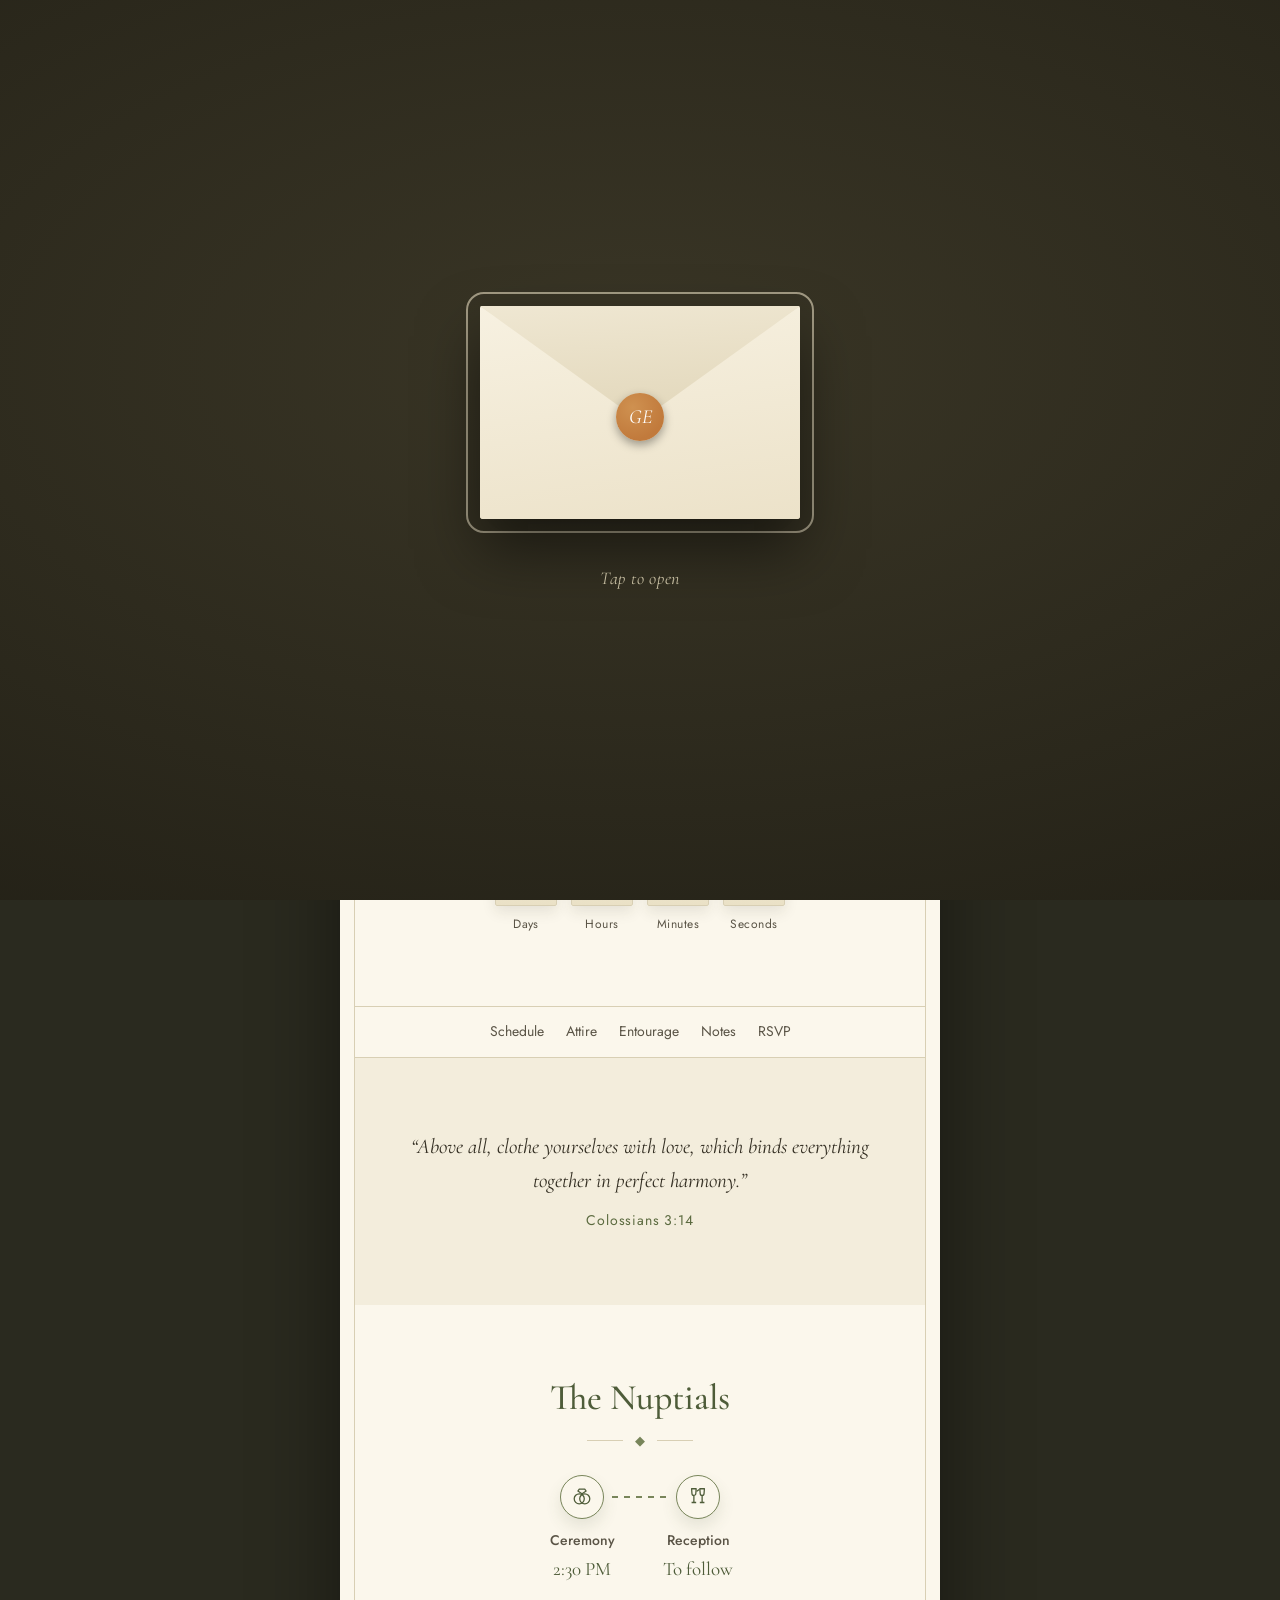
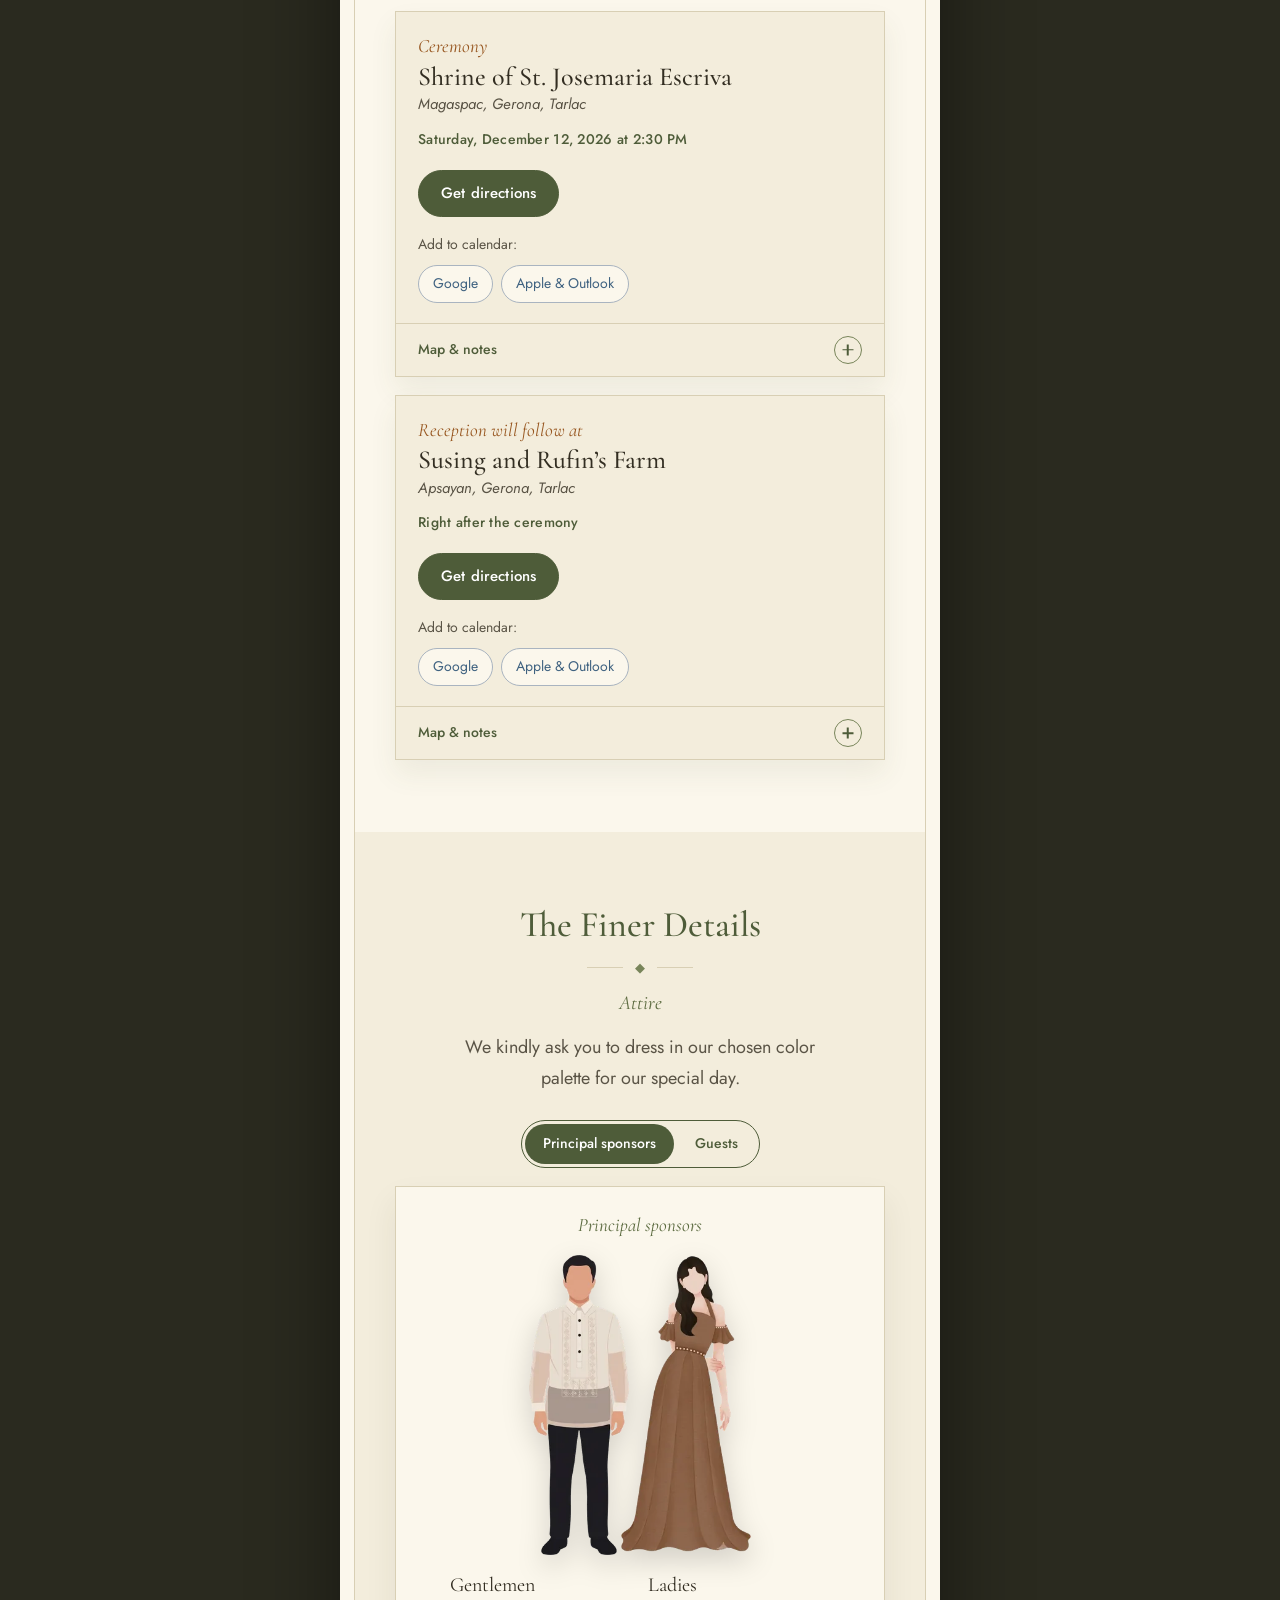
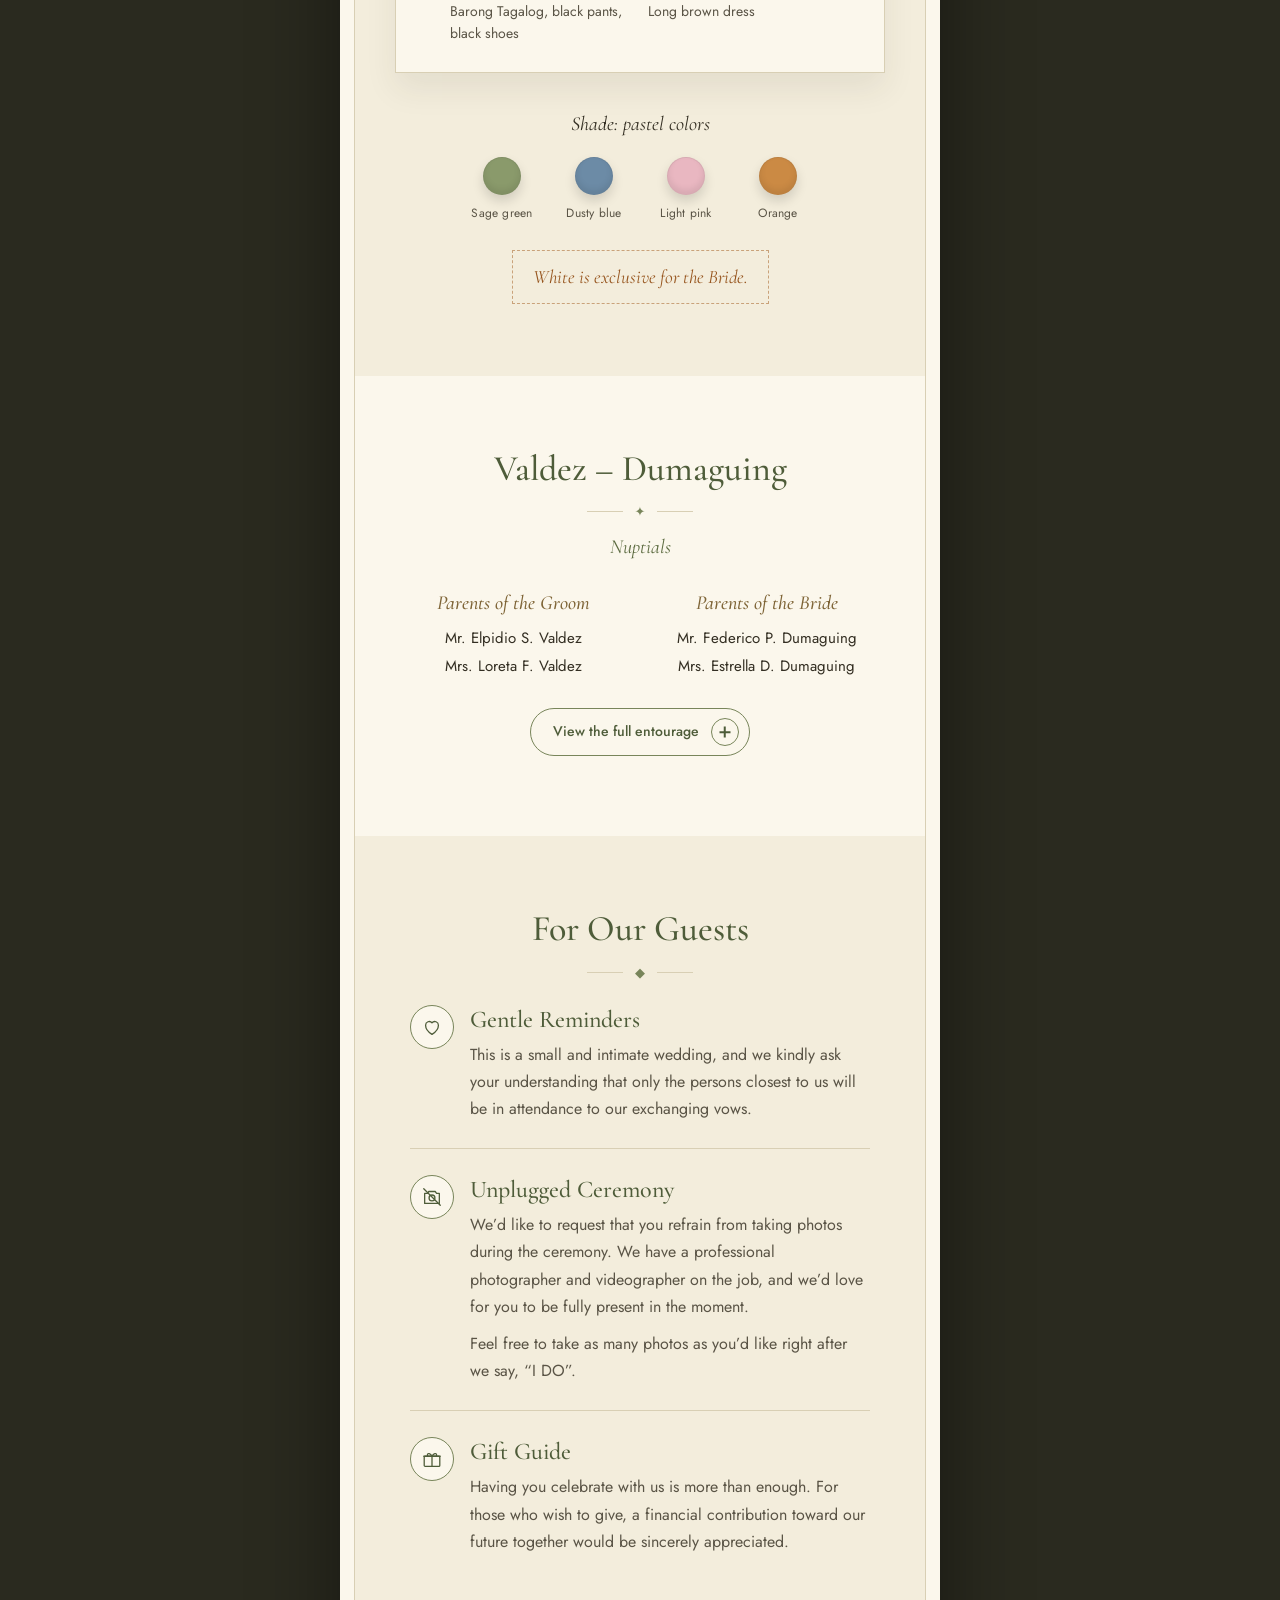
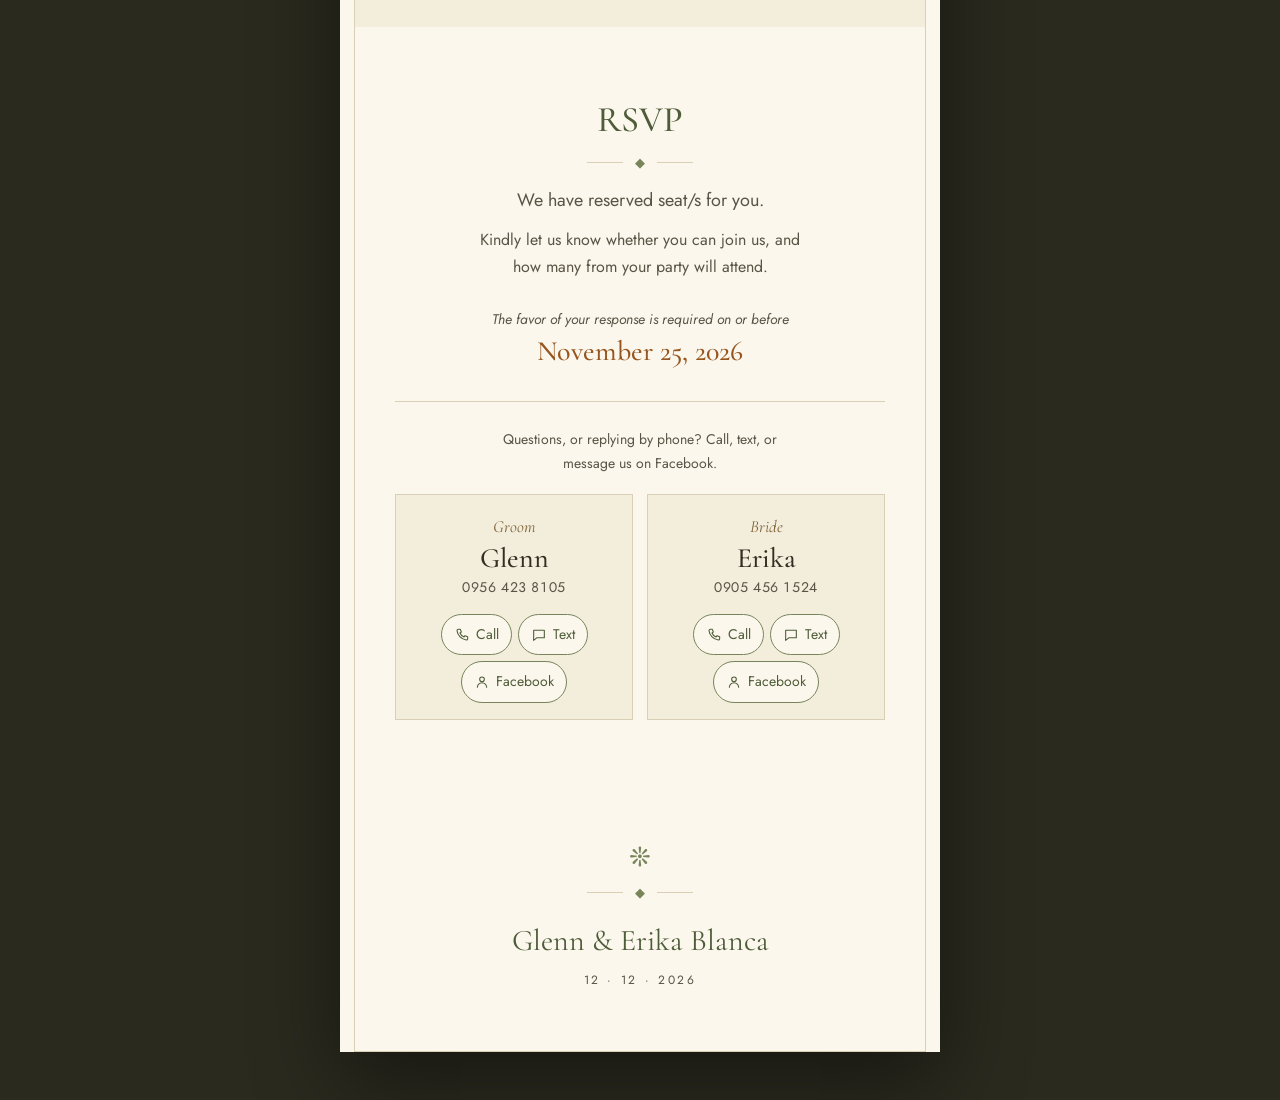
<file: index.html>
<!DOCTYPE html>
<html lang="en" data-site="static">
<head>
  <meta charset="utf-8">
  <meta name="viewport" content="width=device-width, initial-scale=1">
  <title>Glenn &amp; Erika Blanca | December 12, 2026</title>
  <meta name="description" content="Glenn and Erika Blanca invite you to celebrate their wedding on Saturday, December 12, 2026, in Gerona, Tarlac.">
  <meta name="robots" content="noindex, nofollow">
  <meta name="theme-color" content="#2A2A1F">
  <meta property="og:type" content="website">
  <meta property="og:title" content="Glenn &amp; Erika Blanca">
  <meta property="og:description" content="You’re invited to our wedding on Saturday, December 12, 2026, in Gerona, Tarlac.">
  <meta name="twitter:card" content="summary">
  <link rel="icon" href="favicon.svg" type="image/svg+xml">
  <link rel="preconnect" href="https://fonts.googleapis.com">
  <link rel="preconnect" href="https://fonts.gstatic.com" crossorigin>
  <link rel="stylesheet" href="https://fonts.googleapis.com/css2?family=Cormorant+Garamond:ital,wght@0,400;0,500;0,600;1,400;1,500&amp;family=Jost:wght@300;400;500&amp;display=swap">
  <link rel="stylesheet" href="styles-DZIU5AKV.css">
  <noscript><link rel="stylesheet" href="no-js.css"></noscript>
  <script type="module" src="app-TCLCIK57.js"></script>
</head>
<body>

<!--
  Content editing guide: all invitation wording lives in this file.
  Times, venues and the RSVP deadline used by the countdown, calendar files
  and maps live in shared/wedding.ts; keep the two in sync.
-->

<div class="envelope-screen" id="envelope" role="dialog" aria-modal="true" aria-label="Wedding invitation from Glenn &amp; Erika Blanca">
  <button class="envelope" type="button" data-envelope-button>
    <span class="envelope__back" aria-hidden="true"></span>
    <span class="envelope__card" aria-hidden="true">
      <span class="envelope__name">Glenn</span>
      <span class="envelope__amp">&amp;</span>
      <span class="envelope__name">Erika Blanca</span>
    </span>
    <span class="envelope__front" aria-hidden="true"></span>
    <span class="envelope__address" data-addressee hidden></span>
    <span class="envelope__flap" aria-hidden="true"></span>
    <span class="envelope__seal" aria-hidden="true">GE</span>
    <span class="visually-hidden">Open the invitation</span>
  </button>
  <p class="envelope-screen__hint" aria-hidden="true">Tap to open</p>
</div>

<div class="paper" id="page">
  <div class="paper__frame">
    <main id="main">

      <section class="hero" aria-labelledby="couple-names">
        <div class="petals" aria-hidden="true" data-petals></div>
        <p class="ornament" aria-hidden="true">&#10058;</p>
        <p class="invocation">By the grace of God<br>and with the blessing <span class="nowrap">of our families</span><br>it is our great joy that we,</p>
        <div class="rule" aria-hidden="true">&#10022;</div>
        <h1 class="couple" id="couple-names" tabindex="-1">Glenn <span class="couple__amp">&amp;</span> Erika Blanca</h1>
        <div class="rule" aria-hidden="true">&#10022;</div>
        <p class="tagline">Invite you to a celebration of love and family as we exchange vows and become one in the Sacrament of Holy Matrimony</p>

        <p class="date-block">
          <time datetime="2026-12-12T14:30+08:00">
            <span class="date-block__month">December</span>
            <span class="date-block__day">12</span>
            <span class="date-block__meta"><span>Saturday</span> <span>2:30 PM</span> <span>2026</span></span>
          </time>
          <span class="date-block__place">Gerona, Tarlac</span>
        </p>

        <div class="countdown" role="timer" aria-label="Time until the ceremony" data-countdown data-target="2026-12-12T14:30:00+08:00">
          <div class="countdown__unit">
            <span class="flip" data-unit="days"><span class="flip__face flip__face--front">&ndash;</span><span class="flip__face flip__face--back" aria-hidden="true">&ndash;</span></span>
            <span class="countdown__label">Days</span>
          </div>
          <div class="countdown__unit">
            <span class="flip" data-unit="hours"><span class="flip__face flip__face--front">&ndash;</span><span class="flip__face flip__face--back" aria-hidden="true">&ndash;</span></span>
            <span class="countdown__label">Hours</span>
          </div>
          <div class="countdown__unit">
            <span class="flip" data-unit="minutes"><span class="flip__face flip__face--front">&ndash;</span><span class="flip__face flip__face--back" aria-hidden="true">&ndash;</span></span>
            <span class="countdown__label">Minutes</span>
          </div>
          <div class="countdown__unit">
            <span class="flip" data-unit="seconds"><span class="flip__face flip__face--front">&ndash;</span><span class="flip__face flip__face--back" aria-hidden="true">&ndash;</span></span>
            <span class="countdown__label">Seconds</span>
          </div>
        </div>
        <p class="countdown-done" data-countdown-done hidden>Thank you for celebrating with us.</p>
      </section>

      <nav class="section-nav" aria-label="Invitation sections" data-section-nav>
        <ul>
          <li><a href="#schedule">Schedule</a></li>
          <li><a href="#attire">Attire</a></li>
          <li><a href="#entourage">Entourage</a></li>
          <li><a href="#notes">Notes</a></li>
          <li><a href="#rsvp">RSVP</a></li>
        </ul>
      </nav>

      <section class="verse section--tinted" aria-label="Scripture">
        <figure>
          <blockquote class="verse__text"><p>&ldquo;Above all, clothe yourselves with love, which binds everything together in perfect harmony.&rdquo;</p></blockquote>
          <figcaption class="verse__ref">Colossians 3:14</figcaption>
        </figure>
      </section>

      <section class="events" id="schedule" aria-labelledby="events-title">
        <h2 class="section-title" id="events-title">The Nuptials</h2>
        <div class="rule" aria-hidden="true">&#9670;</div>

        <ol class="timeline">
          <li class="timeline__step">
            <span class="timeline__dot" aria-hidden="true">
              <svg viewBox="0 0 24 24" width="22" height="22" fill="none" stroke="currentColor" stroke-width="1.4"><circle cx="9" cy="14" r="5.5"/><circle cx="15" cy="14" r="5.5"/><path d="M7.5 5.5 9 3.5h6l1.5 2L12 8.5z" stroke-linejoin="round"/></svg>
            </span>
            <span class="timeline__label">Ceremony</span>
            <span class="timeline__time">2:30 PM</span>
          </li>
          <li class="timeline__step">
            <span class="timeline__dot" aria-hidden="true">
              <svg viewBox="0 0 24 24" width="22" height="22" fill="none" stroke="currentColor" stroke-width="1.4" stroke-linejoin="round"><path d="M5 3h5l-.4 5.2a2.1 2.1 0 0 1-4.2 0zM7.5 10.3V18M5 18h5M14 3h5l-.4 5.2a2.1 2.1 0 0 1-4.2 0zM16.5 10.3V18M14 18h5"/><path d="M11 5.5 13 4" stroke-linecap="round"/></svg>
            </span>
            <span class="timeline__label">Reception</span>
            <span class="timeline__time">To follow</span>
          </li>
        </ol>

        <article class="event" aria-labelledby="ceremony-venue">
          <div class="event__summary">
            <p class="event__kicker">Ceremony</p>
            <h3 class="event__venue" id="ceremony-venue">Shrine of St. Josemaria Escriva</h3>
            <p class="event__address">Magaspac, Gerona, Tarlac</p>
            <p class="event__time"><time datetime="2026-12-12T14:30+08:00">Saturday, December 12, 2026 at 2:30 PM</time></p>
            <div class="event__actions">
              <a class="button" href="https://www.google.com/maps/search/?api=1&amp;query=Shrine%20of%20St.%20Josemaria%20Escriva%2C%20Magaspac%2C%20Gerona%2C%20Tarlac" target="_blank" rel="noopener">Get directions</a>
              <p class="calendar-links">
                <span class="calendar-links__label">Add to calendar:</span>
                <a href="https://calendar.google.com/calendar/render?action=TEMPLATE&amp;text=Glenn+%26+Erika+Blanca+%E2%80%94+Wedding+Ceremony&amp;dates=20261212T063000Z%2F20261212T083000Z&amp;details=Ceremony+officiated+by+Rev.+Fr.+Ricardo+G.+Capinpin+Jr.&amp;location=Shrine+of+St.+Josemaria+Escriva%2C+Magaspac%2C+Gerona%2C+Tarlac&amp;ctz=Asia%2FManila" target="_blank" rel="noopener">Google</a>
                <a href="ceremony.ics">Apple &amp; Outlook</a>
              </p>
            </div>
          </div>
          <button class="event__more" type="button" aria-expanded="false" aria-controls="ceremony-details" data-disclosure data-disclosure-group="events">
            Map &amp; notes
            <span class="toggle-icon" aria-hidden="true"></span>
          </button>
          <div class="disclosure" id="ceremony-details">
            <div class="disclosure__inner">
              <div class="event__details">
                <p class="event__note">Officiating Priest &mdash; Rev. Fr. Ricardo G. Capinpin Jr. Ceremony proceeds under the Sacrament of Holy Matrimony; kindly be seated a few minutes before 2:30 PM.</p>
                <div class="map-frame" data-map-src="https://www.google.com/maps?q=Shrine%20of%20St.%20Josemaria%20Escriva%2C%20Magaspac%2C%20Gerona%2C%20Tarlac&amp;output=embed" data-map-title="Map of Shrine of St. Josemaria Escriva, Magaspac, Gerona, Tarlac"></div>
              </div>
            </div>
          </div>
        </article>

        <article class="event" aria-labelledby="reception-venue">
          <div class="event__summary">
            <p class="event__kicker">Reception will <span class="nowrap">follow at</span></p>
            <h3 class="event__venue" id="reception-venue">Susing and Rufin&rsquo;s Farm</h3>
            <p class="event__address">Apsayan, Gerona, Tarlac</p>
            <p class="event__time">Right after the ceremony</p>
            <div class="event__actions">
              <a class="button" href="https://www.google.com/maps/search/?api=1&amp;query=Susing%20and%20Rufin's%20Farm%2C%20Apsayan%2C%20Gerona%2C%20Tarlac" target="_blank" rel="noopener">Get directions</a>
              <p class="calendar-links">
                <span class="calendar-links__label">Add to calendar:</span>
                <a href="https://calendar.google.com/calendar/render?action=TEMPLATE&amp;text=Glenn+%26+Erika+Blanca+%E2%80%94+Wedding+Reception&amp;dates=20261212T083000Z%2F20261212T140000Z&amp;details=Reception%2C+dinner%2C+program+and+dancing+follow+the+ceremony.&amp;location=Susing+and+Rufin%27s+Farm%2C+Apsayan%2C+Gerona%2C+Tarlac&amp;ctz=Asia%2FManila" target="_blank" rel="noopener">Google</a>
                <a href="reception.ics">Apple &amp; Outlook</a>
              </p>
            </div>
          </div>
          <button class="event__more" type="button" aria-expanded="false" aria-controls="reception-details" data-disclosure data-disclosure-group="events">
            Map &amp; notes
            <span class="toggle-icon" aria-hidden="true"></span>
          </button>
          <div class="disclosure" id="reception-details">
            <div class="disclosure__inner">
              <div class="event__details">
                <p class="event__note">Celebrate with us right after the ceremony for dinner, program, and dancing under the stars at the farm.</p>
                <div class="map-frame" data-map-src="https://www.google.com/maps?q=Susing%20and%20Rufin's%20Farm%2C%20Apsayan%2C%20Gerona%2C%20Tarlac&amp;output=embed" data-map-title="Map of Susing and Rufin&rsquo;s Farm, Apsayan, Gerona, Tarlac"></div>
              </div>
            </div>
          </div>
        </article>
      </section>

      <section class="attire section--tinted" id="attire" aria-labelledby="attire-title">
        <h2 class="section-title" id="attire-title">The Finer Details</h2>
        <div class="rule" aria-hidden="true">&#9670;</div>
        <p class="subtitle">Attire</p>
        <p class="lead">We kindly ask you to dress in our chosen color palette for our special day.</p>

        <div class="attire-tabs" role="tablist" aria-label="Dress code" data-attire-tabs hidden>
          <button type="button" role="tab" id="tab-sponsors" aria-selected="true" aria-controls="attire-sponsors" data-attire-tab="sponsors">Principal sponsors</button>
          <button type="button" role="tab" id="tab-guests" aria-selected="false" aria-controls="attire-guests" tabindex="-1" data-attire-tab="guests">Guests</button>
        </div>

        <div class="attire-stage">
          <div class="attire-card" data-attire-card>
            <div class="attire-face" id="attire-sponsors" role="tabpanel" aria-labelledby="tab-sponsors">
              <p class="attire-face__kicker" aria-hidden="true">Principal sponsors</p>
              <img class="attire-face__art"
                src="attire-sponsors-540.webp"
                srcset="attire-sponsors-360.webp 360w, attire-sponsors-540.webp 540w, attire-sponsors-810.webp 810w"
                sizes="223px" width="540" height="728" loading="lazy" decoding="async"
                alt="Illustration of a man in a Barong Tagalog with black pants and shoes, and a woman in a long brown gown.">
              <dl class="attire-face__list">
                <div><dt>Gentlemen</dt><dd>Barong Tagalog, black pants, black shoes</dd></div>
                <div><dt>Ladies</dt><dd>Long brown dress</dd></div>
              </dl>
            </div>
            <div class="attire-face attire-face--back" id="attire-guests" role="tabpanel" aria-labelledby="tab-guests">
              <p class="attire-face__kicker" aria-hidden="true">Guests</p>
              <img class="attire-face__art"
                src="attire-guests-540.webp"
                srcset="attire-guests-360.webp 360w, attire-guests-540.webp 540w, attire-guests-810.webp 810w"
                sizes="223px" width="540" height="728" loading="lazy" decoding="async"
                alt="Illustration of a man in a sage green polo shirt and black slacks, and a woman in a light pink cocktail dress.">
              <dl class="attire-face__list">
                <div><dt>Gentlemen</dt><dd>Polo and black slacks</dd></div>
                <div><dt>Ladies</dt><dd>Cocktail dress</dd></div>
              </dl>
            </div>
          </div>
        </div>

        <h3 class="palette__title">Shade: pastel colors</h3>
        <ul class="palette">
          <li><span class="swatch swatch--sage" aria-hidden="true"></span>Sage green</li>
          <li><span class="swatch swatch--blue" aria-hidden="true"></span>Dusty blue</li>
          <li><span class="swatch swatch--pink" aria-hidden="true"></span>Light pink</li>
          <li><span class="swatch swatch--orange" aria-hidden="true"></span>Orange</li>
        </ul>
        <p class="attire-note">White is exclusive for the Bride.</p>
      </section>

      <section class="entourage" id="entourage" aria-labelledby="entourage-title">
        <h2 class="section-title" id="entourage-title">Valdez &ndash; Dumaguing</h2>
        <div class="rule" aria-hidden="true">&#10022;</div>
        <p class="subtitle">Nuptials</p>

        <div class="roster roster--hosts">
          <div class="roster__group">
            <h3 class="roster__title">Parents of the Groom</h3>
            <ul class="roster__names">
              <li>Mr. Elpidio S. Valdez</li>
              <li>Mrs. Loreta F. Valdez</li>
            </ul>
          </div>
          <div class="roster__group">
            <h3 class="roster__title">Parents of the Bride</h3>
            <ul class="roster__names">
              <li>Mr. Federico P. Dumaguing</li>
              <li>Mrs. Estrella D. Dumaguing</li>
            </ul>
          </div>
        </div>

        <button class="entourage__toggle" type="button" aria-expanded="false" aria-controls="entourage-list" data-disclosure>
          View the full entourage
          <span class="toggle-icon" aria-hidden="true"></span>
        </button>
        <div class="disclosure" id="entourage-list">
          <div class="disclosure__inner">
            <div class="roster">
              <div class="roster__group">
                <h3 class="roster__title">Best Man &amp; Matron of Honor</h3>
                <ul class="roster__names">
                  <li>Mr. Aleck Gwen A. Valdez</li>
                  <li>Ms. Alyssa D. Dumaguing-Lagade</li>
                </ul>
              </div>

              <div class="roster__group">
                <h3 class="roster__title">Groomsmen &amp; Bridesmaids</h3>
                <div class="roster__columns">
                  <div>
                    <h4 class="roster__subtitle">Groomsmen</h4>
                    <ul class="roster__names">
                      <li>Mr. Gian Reeve V. Despabiladeras</li>
                      <li>Mr. Daniel Reign V. Abenoja</li>
                      <li>Mr. Derick James V. Anua</li>
                    </ul>
                  </div>
                  <div>
                    <h4 class="roster__subtitle">Bridesmaids</h4>
                    <ul class="roster__names">
                      <li>Alyssa Marie P. Sicat-Torres</li>
                      <li>Ms. Danica Lyn D. Dayan</li>
                      <li>Ms. Christine Gwyneth V. Anua</li>
                    </ul>
                  </div>
                </div>
              </div>

              <div class="roster__group">
                <h3 class="roster__title">Secondary Sponsors</h3>
                <dl class="roster__roles">
                  <dt>To light our path</dt>
                  <dd>Mr. Nico G. Dioses &amp; Ms. Olive Jaye R. Dioses</dd>
                  <dt>To clothe us</dt>
                  <dd>Mr. Reymark V. Guevarra &amp; Ms. Arianne Gwen A. Valdez</dd>
                  <dt>To bind us together</dt>
                  <dd>Mr. Francis Renn D. Dumaguing &amp; Ms. Jealdine Ysabel V. Orilla</dd>
                </dl>
              </div>

              <div class="roster__group">
                <h3 class="roster__title">Bearers &amp; Flower Girls</h3>
                <dl class="roster__roles">
                  <dt>Bible bearer</dt>
                  <dd>Xkhye V. Panganiban</dd>
                  <dt>Ring bearer</dt>
                  <dd>Xzavier V. Panganiban</dd>
                  <dt>Coin bearer</dt>
                  <dd>Gideon Jiel T. Dizon</dd>
                  <dt>Flower girls</dt>
                  <dd>Jullienne Freya V. Orilla</dd>
                  <dd>Jianna Nicole V. Bello</dd>
                  <dd>Ameerah Fae A. Madlangbayan</dd>
                </dl>
              </div>

              <div class="roster__group">
                <h3 class="roster__title">Reader</h3>
                <ul class="roster__names">
                  <li>Ms. Mary Joy M. Dioses</li>
                </ul>
              </div>

              <div class="roster__group">
                <h3 class="roster__title">Principal Sponsors</h3>
                <ul class="roster__pairs">
                  <li><span>Mr. Alonio L. Valdez</span> <span>Mrs. Gloria V. Decenilla</span></li>
                  <li><span>Mr. Nicomedes R. Dioses</span> <span>Mrs. Dolores D. Tolentino</span></li>
                  <li><span>Mr. Ali G. Valdoz</span> <span>Mrs. Teresita M. Madlangbayan</span></li>
                  <li><span>Mr. Elpidio N. Obnamia Jr.</span> <span>Mrs. Alma F. Mercado</span></li>
                  <li><span>Mr. Jonathan G. Manzano</span> <span>Mrs. Helen M. Cariazo</span></li>
                  <li><span>Mr. Camilo F. Espinosa Jr.</span> <span>Mrs. Maila B. Nano</span></li>
                  <li><span>Mr. Alfredo P. Capinpin</span> <span>Mrs. Gavina P. Capinpin</span></li>
                  <li><span>Mr. Domingo R. Baldovino</span> <span>Mrs. Gloria F. Baldovino</span></li>
                  <li><span>Mr. Roberto P. Escandor</span> <span>Mrs. Annalyn P. Capinpin</span></li>
                </ul>
              </div>
            </div>
          </div>
        </div>
      </section>

      <section class="notes section--tinted" id="notes" aria-labelledby="notes-title">
        <h2 class="section-title" id="notes-title">For Our Guests</h2>
        <div class="rule" aria-hidden="true">&#9670;</div>
        <div class="note-list">
          <article class="note">
            <span class="note__icon" aria-hidden="true">
              <svg viewBox="0 0 24 24" width="22" height="22" fill="none" stroke="currentColor" stroke-width="1.4" stroke-linecap="round" stroke-linejoin="round"><path d="M12 20s-7-4.4-7-10a4 4 0 0 1 7-2.6A4 4 0 0 1 19 10c0 5.6-7 10-7 10z"/></svg>
            </span>
            <div>
              <h3 class="note__title">Gentle Reminders</h3>
              <p>This is a small and intimate wedding, and we kindly ask your understanding that only the persons closest to us will be in attendance to our exchanging vows.</p>
            </div>
          </article>
          <article class="note">
            <span class="note__icon" aria-hidden="true">
              <svg viewBox="0 0 24 24" width="22" height="22" fill="none" stroke="currentColor" stroke-width="1.4" stroke-linecap="round" stroke-linejoin="round"><path d="M4 8h3l1.5-2h7L17 8h3v11H4z"/><circle cx="12" cy="13" r="3.2"/><path d="M3 3l18 18"/></svg>
            </span>
            <div>
              <h3 class="note__title">Unplugged Ceremony</h3>
              <p>We&rsquo;d like to request that you refrain from taking photos during the ceremony. We have a professional photographer and videographer on the job, and we&rsquo;d love for you to be fully present in the moment.</p>
              <p>Feel free to take as many photos as you&rsquo;d like right after we say, &ldquo;I DO&rdquo;.</p>
            </div>
          </article>
          <article class="note">
            <span class="note__icon" aria-hidden="true">
              <svg viewBox="0 0 24 24" width="22" height="22" fill="none" stroke="currentColor" stroke-width="1.4" stroke-linecap="round" stroke-linejoin="round"><rect x="3.5" y="9" width="17" height="11" rx="1"/><path d="M3 9h18M12 9v11M12 9c-1.5-3-5-4-5-1.5S10 9 12 9zm0 0c1.5-3 5-4 5-1.5S14 9 12 9z"/></svg>
            </span>
            <div>
              <h3 class="note__title">Gift Guide</h3>
              <p>Having you celebrate with us is more than enough. For those who wish to give, a financial contribution toward our future together would be sincerely appreciated.</p>
            </div>
          </article>
        </div>
      </section>

      <section class="rsvp" id="rsvp" aria-labelledby="rsvp-title" tabindex="-1">
        <h2 class="section-title" id="rsvp-title">RSVP</h2>
        <div class="rule" aria-hidden="true">&#9670;</div>

        <div class="rsvp__body" data-rsvp-body>
          <p class="lead">We have reserved seat/s for you.</p>
          <p class="rsvp__ask">Kindly let us know whether you can join us, and how many from your party will attend.</p>
        </div>

        <form class="code-form" data-code-form novalidate hidden>
          <label class="code-form__label" for="invite-code">Have an invitation code? Enter it to reply online.</label>
          <div class="code-form__row">
            <input class="input" id="invite-code" name="code" type="text" inputmode="text" autocomplete="off" autocapitalize="characters" spellcheck="false" maxlength="12" placeholder="e.g. 7K3M PQ2X" aria-describedby="invite-code-error">
            <button class="button" type="submit">Open my invitation</button>
          </div>
          <p class="field-error" id="invite-code-error" data-error></p>
        </form>

        <div class="deadline">
          <p class="deadline__intro">The favor of your response is required on or before</p>
          <p class="deadline__date" data-rsvp-deadline>November 25, 2026</p>
        </div>

        <div class="contacts">
          <p class="contacts__intro">Questions, or replying by phone? Call, text, or message us on Facebook.</p>
          <div class="contacts__list">
            <div class="contact">
              <p class="contact__role">Groom</p>
              <p class="contact__name">Glenn</p>
              <p class="contact__number">0956 423 8105</p>
              <div class="contact__actions">
                <a class="chip" href="tel:+639564238105" aria-label="Call Glenn">
                  <svg viewBox="0 0 24 24" width="16" height="16" fill="none" stroke="currentColor" stroke-width="1.6" stroke-linejoin="round" aria-hidden="true"><path d="M6.5 3.5h3l1.5 4-2 1.5a11 11 0 0 0 6 6l1.5-2 4 1.5v3a2 2 0 0 1-2 2A16 16 0 0 1 4.5 5.5a2 2 0 0 1 2-2z"/></svg>
                  Call
                </a>
                <a class="chip" href="sms:+639564238105" aria-label="Text Glenn">
                  <svg viewBox="0 0 24 24" width="16" height="16" fill="none" stroke="currentColor" stroke-width="1.6" stroke-linejoin="round" aria-hidden="true"><path d="M4 5h16v11H9l-5 4z"/></svg>
                  Text
                </a>
                <a class="chip" href="https://www.facebook.com/glenndsnipervaldez" target="_blank" rel="noopener" aria-label="Glenn on Facebook">
                  <svg viewBox="0 0 24 24" width="16" height="16" fill="none" stroke="currentColor" stroke-width="1.6" stroke-linecap="round" aria-hidden="true"><circle cx="12" cy="8" r="3.5"/><path d="M5 20a7 7 0 0 1 14 0"/></svg>
                  Facebook
                </a>
              </div>
            </div>
            <div class="contact">
              <p class="contact__role">Bride</p>
              <p class="contact__name">Erika</p>
              <p class="contact__number">0905 456 1524</p>
              <div class="contact__actions">
                <a class="chip" href="tel:+639054561524" aria-label="Call Erika">
                  <svg viewBox="0 0 24 24" width="16" height="16" fill="none" stroke="currentColor" stroke-width="1.6" stroke-linejoin="round" aria-hidden="true"><path d="M6.5 3.5h3l1.5 4-2 1.5a11 11 0 0 0 6 6l1.5-2 4 1.5v3a2 2 0 0 1-2 2A16 16 0 0 1 4.5 5.5a2 2 0 0 1 2-2z"/></svg>
                  Call
                </a>
                <a class="chip" href="sms:+639054561524" aria-label="Text Erika">
                  <svg viewBox="0 0 24 24" width="16" height="16" fill="none" stroke="currentColor" stroke-width="1.6" stroke-linejoin="round" aria-hidden="true"><path d="M4 5h16v11H9l-5 4z"/></svg>
                  Text
                </a>
                <a class="chip" href="https://www.facebook.com/erikablanca.dumaguing" target="_blank" rel="noopener" aria-label="Erika on Facebook">
                  <svg viewBox="0 0 24 24" width="16" height="16" fill="none" stroke="currentColor" stroke-width="1.6" stroke-linecap="round" aria-hidden="true"><circle cx="12" cy="8" r="3.5"/><path d="M5 20a7 7 0 0 1 14 0"/></svg>
                  Facebook
                </a>
              </div>
            </div>
          </div>
        </div>
      </section>
    </main>

    <footer class="colophon">
      <p class="ornament" aria-hidden="true">&#10058;</p>
      <div class="rule" aria-hidden="true">&#9670;</div>
      <p class="colophon__names">Glenn &amp; Erika Blanca</p>
      <p class="colophon__date"><time datetime="2026-12-12">12 &middot; 12 &middot; 2026</time></p>
    </footer>
  </div>
</div>

<a class="rsvp-shortcut" href="#rsvp" data-rsvp-shortcut hidden>Reply to your invitation</a>

</body>
</html>
</file>
<file: styles-DZIU5AKV.css>
:root{--paper: #FBF7EC;--paper-deep: #F3EDDC;--paper-shade: #EAE1C6;--line: #D8CFB4;--ink: #332E22;--ink-soft: #5A5446;--table: #2A2A1F;--sage: #78855A;--sage-deep: #4E5C39;--sage-text: #5B6A3F;--blue: #6C8BA6;--blue-text: #3F6280;--pink: #DFA4AE;--orange: #C17A3C;--orange-text: #97561F;--gold-text: #7E6436;--danger: #9B2C2C;--font-display: "Cormorant Garamond", Garamond, "Times New Roman", serif;--font-body: "Jost", "Futura", "Century Gothic", "Avenir Next", system-ui, sans-serif;--text-label: .75rem;--text-small: .875rem;--text-body: 1rem;--text-lead: 1.125rem;--text-venue: 1.625rem;--text-title: 2.25rem;--gutter: clamp(20px, 6vw, 40px);--section-y: clamp(52px, 11vw, 72px);--ease-out: cubic-bezier(.2, .8, .2, 1);--ease-spring: cubic-bezier(.7, -.2, .3, 1.3)}*,*:before,*:after{box-sizing:border-box}html{-webkit-text-size-adjust:100%;text-size-adjust:100%}body{margin:0;background:var(--table);color:var(--ink);font-family:var(--font-body);font-size:var(--text-body);font-weight:400;line-height:1.7;-webkit-font-smoothing:antialiased;text-rendering:optimizeLegibility;overflow-x:hidden}body.is-locked{overflow:hidden}h1,h2,h3,h4,h5,p,ul,ol,dl,dd,figure,blockquote{margin:0}ul,ol{padding:0;list-style:none}img{display:block;max-width:100%;height:auto}button,input,select,textarea{font:inherit;color:inherit}a{color:inherit}:focus-visible{outline:2px solid var(--blue-text);outline-offset:3px;border-radius:2px}[hidden]{display:none!important}.nowrap{white-space:nowrap}h1,h2,h3,h4{text-wrap:balance}.visually-hidden{position:absolute!important;width:1px;height:1px;margin:-1px;padding:0;overflow:hidden;clip:rect(0 0 0 0);white-space:nowrap;border:0}.eyebrow{font-size:var(--text-label);font-weight:500;letter-spacing:.22em;text-transform:uppercase;color:var(--ink-soft);line-height:1.6}.subtitle{margin-top:-4px;font-family:var(--font-display);font-size:1.25rem;font-style:italic;color:var(--sage-text)}.section-title{font-family:var(--font-display);font-weight:500;font-size:var(--text-title);line-height:1.15;color:var(--sage-deep)}.rule{display:flex;align-items:center;justify-content:center;gap:12px;margin:16px 0;color:var(--sage);font-size:.8125rem;line-height:1}.rule:before,.rule:after{content:"";width:36px;height:1px;background:var(--line)}.ornament{color:var(--sage);font-size:1.625rem;line-height:1}.lead{max-width:34ch;margin:0 auto;font-size:var(--text-lead);line-height:1.7;color:var(--ink-soft)}.button{display:inline-flex;align-items:center;justify-content:center;gap:8px;min-height:44px;padding:10px 22px;border:1px solid var(--sage-deep);border-radius:999px;background:var(--sage-deep);color:#fff;font-size:.9375rem;font-weight:500;letter-spacing:.01em;text-decoration:none;cursor:pointer;transition:background-color .2s ease,color .2s ease,border-color .2s ease}.button:disabled{opacity:.6;cursor:progress}.button--quiet{background:transparent;color:var(--sage-deep)}@media(hover:hover){.button:hover{background:#3f4b2e;border-color:#3f4b2e}.button--quiet:hover{background:var(--paper-shade);color:var(--sage-deep);border-color:var(--sage-deep)}}.link-button{padding:4px 0;border:0;background:none;color:var(--blue-text);font-size:var(--text-small);text-decoration:underline;text-underline-offset:3px;cursor:pointer}.field{display:grid;gap:6px;text-align:left}.field__label{font-size:var(--text-small);font-weight:500;color:var(--ink)}.field__hint{font-size:var(--text-small);color:var(--ink-soft)}.optional{font-weight:400;color:var(--ink-soft)}.input{width:100%;min-height:46px;padding:10px 12px;border:1px solid #8C8164;border-radius:2px;background:#fffdf7;font-size:var(--text-body);line-height:1.4}.input:focus-visible{outline:2px solid var(--blue-text);outline-offset:1px;border-color:var(--blue-text)}.input[aria-invalid=true]{border-color:var(--danger)}textarea.input{min-height:96px;resize:vertical}.field-error{font-size:var(--text-small);color:var(--danger);text-align:left}.field-error:empty{display:none}.form-alert{padding:12px 14px;border-left:3px solid var(--danger);background:#f8e9e4;color:var(--danger);font-size:var(--text-small);text-align:left}.envelope-screen{position:fixed;inset:0;z-index:100;display:grid;place-content:center;justify-items:center;gap:44px;padding:24px;background:radial-gradient(120% 90% at 50% 40%,#3a3626,#1f1d14);transition:opacity .7s ease,visibility 0s linear .7s}.envelope-screen.is-done{opacity:0;visibility:hidden;pointer-events:none}.envelope{position:relative;width:min(78vw,320px);aspect-ratio:3 / 2;padding:0;border:0;background:none;cursor:pointer;perspective:1200px}.envelope:focus-visible{outline:2px solid rgba(233,223,196,.6);outline-offset:12px;border-radius:4px}.envelope__back{position:absolute;inset:0;border-radius:3px;background:#e3d8bc;box-shadow:0 30px 60px #00000080}.envelope__card{position:absolute;left:6%;right:6%;bottom:5%;height:86%;z-index:2;display:flex;flex-direction:column;align-items:center;justify-content:center;border:1px solid var(--line);background:var(--paper);box-shadow:0 6px 18px #0000001f;font-family:var(--font-display);color:var(--sage-deep);transition:transform .9s var(--ease-out) .55s}.envelope__name{font-size:1.5rem;line-height:1.1}.envelope__amp{font-size:1rem;font-style:italic;color:var(--orange-text)}.envelope__front{position:absolute;inset:0;z-index:3;border-radius:3px;background:linear-gradient(172deg,#f7f1e1,#ece2c9);clip-path:polygon(0 0,50% 50%,100% 0,100% 100%,0 100%)}.envelope__address{position:absolute;z-index:4;left:12%;right:12%;bottom:11%;display:grid;font-family:var(--font-display);font-size:1.125rem;font-style:italic;line-height:1.25;color:var(--ink);transition:opacity .4s ease}.envelope__to{font-size:.9375rem;color:var(--ink-soft)}.envelope__flap{position:absolute;top:0;left:0;right:0;height:54%;z-index:5;background:linear-gradient(176deg,#efe7d2,#e1d6b9);clip-path:polygon(0 0,100% 0,50% 100%);transform-origin:top center;transition:transform .7s var(--ease-spring) .1s,z-index 0s linear .45s}.envelope__seal{position:absolute;left:50%;top:52%;z-index:6;display:grid;place-items:center;width:48px;height:48px;border-radius:50%;background:radial-gradient(circle at 35% 30%,#CF9150,var(--orange) 70%);box-shadow:0 4px 10px #00000059;font-family:var(--font-display);font-size:1.25rem;font-style:italic;color:#fff;transform:translate(-50%,-50%);transition:opacity .25s ease,transform .25s ease}.envelope-screen__hint{font-family:var(--font-display);font-size:1.125rem;font-style:italic;letter-spacing:.04em;color:#d5ccae;animation:hint-pulse 1.8s ease-in-out infinite}@keyframes hint-pulse{0%,to{opacity:.45}50%{opacity:1}}.envelope.is-open .envelope__seal{opacity:0;transform:translate(-50%,-50%) scale(.5)}.envelope.is-open .envelope__flap{transform:rotateX(180deg);z-index:1}.envelope.is-open .envelope__card{transform:translateY(-58%)}.envelope.is-open .envelope__address{opacity:0}.envelope-screen:has(.envelope.is-open) .envelope-screen__hint{visibility:hidden}html{scroll-padding-top:calc(env(safe-area-inset-top,0px) + 60px)}.paper{position:relative;max-width:600px;min-height:100vh;margin:0 auto;background:var(--paper)}@media(min-width:680px){.paper{min-height:0;margin:48px auto;box-shadow:0 30px 80px #00000073}}.paper__frame{margin:14px;border:1px solid var(--line)}main>section,.colophon{position:relative;padding:var(--section-y) var(--gutter);text-align:center}.section--tinted{background:var(--paper-deep)}.section-nav{position:sticky;top:env(safe-area-inset-top,0px);z-index:10;overflow-x:auto;border-block:1px solid var(--line);background:#fbf7ecf0;-webkit-backdrop-filter:blur(8px);backdrop-filter:blur(8px);scrollbar-width:none}.section-nav::-webkit-scrollbar{display:none}.section-nav ul{display:flex;width:max-content;margin:0 auto;padding:0 8px}.section-nav a{display:block;padding:13px 11px 11px;border-bottom:2px solid transparent;font-size:var(--text-small);color:var(--ink-soft);text-decoration:none;white-space:nowrap;transition:color .2s ease,border-color .2s ease}.section-nav a[aria-current=true]{border-bottom-color:var(--sage-deep);color:var(--sage-deep);font-weight:500}.section-nav a:focus-visible{outline-offset:-3px}.hero{overflow:hidden;padding-top:clamp(56px,14vw,88px)}.hero>:not(.petals){position:relative;z-index:1}.invocation{margin-top:18px;font-size:var(--text-label);font-weight:500;letter-spacing:.22em;line-height:2;text-transform:uppercase;color:var(--ink-soft)}.couple{margin:4px 0;font-family:var(--font-display);font-size:clamp(2.6rem,13.5vw,4rem);font-weight:500;line-height:1.02;letter-spacing:.01em;color:var(--sage-deep);text-shadow:0 2px 0 rgba(255,255,255,.6),0 8px 18px rgba(78,92,57,.15)}.couple:focus{outline:none}.couple__amp{display:block;margin:2px 0;font-size:.5em;font-style:italic;font-weight:400;color:var(--orange)}.tagline{max-width:32ch;margin:18px auto 0;font-size:var(--text-lead);color:var(--ink-soft)}.date-block{display:grid;justify-items:center;margin-top:36px}.date-block time{display:grid;justify-items:center}.date-block__month{padding-left:.5em;font-size:.8125rem;font-weight:500;letter-spacing:.5em;text-transform:uppercase;color:var(--ink-soft)}.date-block__day{font-family:var(--font-display);font-size:clamp(4.5rem,22vw,5.5rem);font-weight:500;line-height:1;color:var(--sage-deep)}.date-block__meta{display:flex;justify-content:center;font-size:var(--text-small);font-weight:500;letter-spacing:.06em;color:var(--ink-soft)}.date-block__meta span+span{margin-left:14px;padding-left:14px;border-left:1px solid var(--line)}.date-block__place{margin-top:6px;font-family:var(--font-display);font-size:1.25rem;font-style:italic;color:var(--ink)}.countdown{display:flex;justify-content:center;gap:clamp(8px,2.6vw,14px);margin-top:30px}.countdown__unit{display:grid;justify-items:center;gap:8px}.flip{position:relative;display:block;width:clamp(54px,15vw,62px);height:62px;perspective:400px}.flip__face{position:absolute;inset:0;display:grid;place-items:center;border:1px solid var(--line);border-radius:2px;background:linear-gradient(180deg,var(--paper-deep),var(--paper-shade));box-shadow:0 6px 14px #332e221a,inset 0 1px #fff9;font-family:var(--font-display);font-size:1.75rem;font-weight:600;font-variant-numeric:lining-nums tabular-nums;color:var(--sage-deep);-webkit-backface-visibility:hidden;backface-visibility:hidden}.flip__face--back{transform:rotateX(180deg)}.flip.is-flipping .flip__face--front{animation:flip-out .5s ease forwards}.flip.is-flipping .flip__face--back{animation:flip-in .5s ease forwards}@keyframes flip-out{0%{transform:rotateX(0)}to{transform:rotateX(-180deg)}}@keyframes flip-in{0%{transform:rotateX(180deg)}to{transform:rotateX(0)}}.countdown__label{font-size:var(--text-label);letter-spacing:.04em;color:var(--ink-soft)}.countdown-done{margin-top:30px;font-family:var(--font-display);font-size:1.375rem;font-style:italic;color:var(--sage-deep)}.petals{position:absolute;inset:0;z-index:0;pointer-events:none}.petal{position:absolute;top:-24px;width:12px;height:16px;border-radius:60% 10%;opacity:.7;animation:petal-fall var(--duration, 10s) linear var(--delay, 0s) forwards}@keyframes petal-fall{0%{transform:translateZ(0) rotate3d(1,1,0,0)}to{transform:translate3d(var(--drift, 30px),var(--fall, 700px),0) rotate3d(1,1,0,540deg)}}.verse__text p{max-width:24em;margin:0 auto;font-family:var(--font-display);font-size:1.3125rem;font-style:italic;line-height:1.6;color:var(--ink)}.verse__ref{margin-top:12px;font-size:var(--text-small);letter-spacing:.06em;color:var(--sage-text)}.timeline{display:flex;justify-content:center;align-items:flex-start;margin:28px auto 8px}.timeline__step{position:relative;display:grid;justify-items:center;width:116px}.timeline__step+.timeline__step:before{content:"";position:absolute;top:21px;right:calc(50% + 30px);width:56px;height:2px;background:repeating-linear-gradient(90deg,var(--sage) 0 6px,transparent 6px 12px)}.timeline__dot{display:grid;place-items:center;width:44px;height:44px;margin-bottom:10px;border:1.5px solid var(--sage);border-radius:50%;background:var(--paper);box-shadow:0 8px 16px #4e5c391f;color:var(--sage-deep)}.timeline__label{font-size:var(--text-small);font-weight:500;color:var(--ink-soft)}.timeline__time{font-family:var(--font-display);font-size:1.1875rem;color:var(--sage-deep)}.event{margin-top:18px;border:1px solid var(--line);background:var(--paper-deep);box-shadow:0 14px 26px #4e5c3914;text-align:left;transition:box-shadow .35s ease}.timeline+.event{margin-top:26px}.event:has([aria-expanded=true]){box-shadow:0 22px 40px #4e5c3929}.event__summary{padding:22px 22px 20px}.event__kicker{font-family:var(--font-display);font-size:1.1875rem;font-style:italic;line-height:1.3;color:var(--orange-text);text-wrap:balance}.event__venue{margin-top:2px;font-family:var(--font-display);font-size:var(--text-venue);font-weight:500;line-height:1.2;color:var(--ink)}.event__address{font-size:.9375rem;font-style:italic;color:var(--ink-soft)}.event__time{margin-top:10px;font-size:var(--text-small);font-weight:500;letter-spacing:.02em;color:var(--sage-deep)}.event__actions{display:grid;justify-items:start;gap:16px;margin-top:18px}.calendar-links{display:flex;flex-wrap:wrap;align-items:center;gap:8px;font-size:var(--text-small)}.calendar-links__label{width:100%;color:var(--ink-soft)}.calendar-links a{display:inline-flex;align-items:center;min-height:36px;padding:6px 14px;border:1px solid #A9B4C0;border-radius:999px;background:var(--paper);color:var(--blue-text);text-decoration:none;white-space:nowrap}.event__more{display:flex;align-items:center;justify-content:space-between;gap:12px;width:100%;padding:12px 22px;border:0;border-top:1px solid var(--line);background:none;font-size:var(--text-small);font-weight:500;color:var(--sage-deep);text-align:left;cursor:pointer}.event__more:focus-visible{outline-offset:-4px}.toggle-icon{position:relative;flex:none;width:28px;height:28px;border:1px solid var(--sage);border-radius:50%;color:var(--sage-deep);transition:transform .35s ease,background-color .35s ease,color .35s ease,border-color .35s ease}.toggle-icon:before,.toggle-icon:after{content:"";position:absolute;left:50%;top:50%;width:11px;height:1.5px;background:currentColor;transform:translate(-50%,-50%)}.toggle-icon:after{transform:translate(-50%,-50%) rotate(90deg)}[aria-expanded=true]>.toggle-icon{transform:rotate(135deg);border-color:var(--sage-deep);background:var(--sage-deep);color:#fff}.disclosure{display:grid;grid-template-rows:0fr;transition:grid-template-rows .45s var(--ease-out)}.disclosure.is-open{grid-template-rows:1fr}.disclosure__inner{min-height:0;overflow:hidden;visibility:hidden;transition:visibility 0s linear .45s}.disclosure.is-open>.disclosure__inner{visibility:visible;transition-delay:0s}.event__details{padding:4px 22px 22px}.event__note{font-size:.9375rem;color:var(--ink-soft)}.map-frame{margin-top:14px;aspect-ratio:16 / 10;border:1px solid var(--line);background:var(--paper-shade)}.map-frame iframe{display:block;width:100%;height:100%;border:0;filter:sepia(.12) saturate(.85)}.attire .lead{margin-top:12px}.attire-tabs{display:inline-flex;gap:3px;margin-top:26px;padding:3px;border:1px solid var(--sage-deep);border-radius:999px}.attire-tabs [role=tab]{min-height:40px;padding:8px 18px;border:0;border-radius:999px;background:transparent;color:var(--sage-deep);font-size:var(--text-small);font-weight:500;cursor:pointer;transition:background-color .25s ease,color .25s ease}.attire-tabs [role=tab][aria-selected=true]{background:var(--sage-deep);color:#fff}.attire-stage{margin-top:18px;perspective:1400px}.attire-card{display:grid;transform-style:preserve-3d;transition:transform .8s cubic-bezier(.4,.1,.2,1)}.attire-card.is-flipped{transform:rotateY(180deg)}.attire-face{grid-area:1 / 1;padding:22px 20px 28px;border:1px solid var(--line);background:var(--paper);box-shadow:0 16px 30px #332e2214;-webkit-backface-visibility:hidden;backface-visibility:hidden}.attire-face--back{transform:rotateY(180deg)}.attire-face__kicker{font-family:var(--font-display);font-size:1.1875rem;font-style:italic;color:var(--sage-text)}.attire-face__art{width:auto;height:300px;margin:14px auto 4px;object-fit:contain;filter:drop-shadow(0 10px 14px rgba(0,0,0,.16))}.attire-face__list{display:grid;grid-template-columns:1fr 1fr;gap:16px;max-width:380px;margin:18px auto 0;text-align:left}.attire-face__list dt{font-family:var(--font-display);font-size:1.25rem;line-height:1.2;color:var(--ink)}.attire-face__list dd{margin-top:4px;font-size:var(--text-small);line-height:1.55;color:var(--ink-soft)}@media(max-width:380px){.attire-face__art{height:260px}.attire-face__list{grid-template-columns:1fr;text-align:center}}.palette__title{margin-top:34px;font-family:var(--font-display);font-size:1.25rem;font-style:italic;font-weight:400;color:var(--ink)}.palette{display:grid;grid-template-columns:repeat(4,minmax(0,1fr));gap:18px 8px;max-width:360px;margin:16px auto 0}.palette li{display:grid;justify-items:center;gap:8px;font-size:var(--text-label);letter-spacing:.02em;color:var(--ink-soft);text-align:center}.swatch{width:38px;height:38px;border:1px solid rgba(0,0,0,.08);border-radius:50%;box-shadow:0 6px 12px #00000024,inset 0 -4px 6px #00000014}.swatch--sage{background:#8a9a6b}.swatch--blue{background:#6c8ba6}.swatch--pink{background:#e9b7c1}.swatch--orange{background:#cb8a44}.attire-note{display:inline-block;margin-top:26px;padding:10px 20px;border:1px dashed #C9A27A;font-family:var(--font-display);font-size:1.1875rem;font-style:italic;color:var(--orange-text)}.roster{padding:0 2px 14px;font-size:.9375rem;line-height:1.6}.roster--hosts{display:grid;gap:22px;margin-top:26px;padding-bottom:0}@media(min-width:480px){.roster--hosts{grid-template-columns:1fr 1fr;gap:20px}}.roster__group{margin-top:34px}.roster--hosts .roster__group{margin-top:0}.roster__title{margin-bottom:10px;font-family:var(--font-display);font-size:1.25rem;font-weight:500;font-style:italic;line-height:1.3;color:var(--gold-text)}.roster__subtitle{margin-bottom:6px;font-size:var(--text-small);font-weight:500;color:var(--ink-soft)}.roster__names{display:grid;gap:4px}.roster__columns{display:grid;gap:22px}.roster__roles{display:grid;gap:2px}.roster__roles dt{margin-top:14px;font-size:var(--text-small);font-weight:500;color:var(--ink-soft)}.roster__roles dt:first-child{margin-top:0}.roster__pairs{display:grid;gap:12px;font-size:.90625rem}.roster__pairs li{display:grid;grid-template-columns:1fr 1fr;gap:16px}.entourage__toggle{display:inline-flex;align-items:center;gap:12px;min-height:48px;margin-top:30px;padding:8px 10px 8px 22px;border:1px solid var(--sage);border-radius:999px;background:var(--paper);font-size:var(--text-small);font-weight:500;color:var(--sage-deep);cursor:pointer}.entourage .disclosure{margin-top:8px}@media(min-width:440px){.roster__columns{grid-template-columns:1fr 1fr;gap:20px}}@media(max-width:359px){.roster__pairs{gap:16px}.roster__pairs li{grid-template-columns:1fr;gap:0}}.note-list{display:grid;gap:26px;max-width:460px;margin:26px auto 0;text-align:left}.note{display:grid;grid-template-columns:44px 1fr;gap:16px;align-items:start}.note+.note{padding-top:26px;border-top:1px solid var(--line)}.note__icon{display:grid;place-items:center;width:44px;height:44px;border:1.5px solid var(--sage);border-radius:50%;background:var(--paper);color:var(--sage-deep)}.note__title{font-family:var(--font-display);font-size:1.5rem;font-weight:500;line-height:1.25;color:var(--sage-deep)}.note p{margin-top:6px;color:var(--ink-soft)}.note p+p{margin-top:10px}.rsvp:focus{outline:none}.rsvp__body{margin-top:8px}.rsvp__ask{max-width:34ch;margin:10px auto 0;color:var(--ink-soft)}.reserved{max-width:360px;margin:18px auto 0;padding:24px 20px;border:1px dashed #BFB291;box-shadow:0 12px 24px #332e220f}.reserved__count{display:inline-block;min-width:80px;padding:0 12px;border-bottom:1px solid var(--ink);font-family:var(--font-display);font-size:2.75rem;line-height:1.15;color:var(--sage-deep)}.reserved__unit{margin-top:12px;font-size:var(--text-small);font-weight:500;letter-spacing:.04em;color:var(--ink-soft)}.reserved__party{margin-top:16px;font-family:var(--font-display);font-size:1.25rem;font-style:italic;color:var(--ink)}.rsvp-state{margin-top:20px;color:var(--ink-soft)}.rsvp-state--error{color:var(--danger)}.rsvp-state .button{margin-top:14px}.rsvp-form{display:grid;gap:22px;max-width:420px;margin:30px auto 0;text-align:left}.rsvp-form fieldset{min-width:0;margin:0;padding:0;border:0}.rsvp-form legend{margin-bottom:10px;padding:0;font-family:var(--font-display);font-size:1.375rem;line-height:1.3;color:var(--ink)}.choices{display:grid;gap:10px}.choice{display:flex;align-items:center;gap:12px;padding:14px 16px;border:1px solid #C9BE9F;border-radius:2px;background:var(--paper);cursor:pointer;transition:border-color .2s ease,background-color .2s ease}.choice input{flex:none;width:20px;height:20px;margin:0;accent-color:var(--sage-deep)}.choice:has(input:checked){border-color:var(--sage-deep);background:#efeedc}.choice:has(input:focus-visible){outline:2px solid var(--blue-text);outline-offset:2px}.choice input:focus-visible{outline:none}.choice__text{font-family:var(--font-display);font-size:1.25rem;line-height:1.2}.guest-fields{display:grid;gap:14px}.char-count{font-size:var(--text-label);color:var(--ink-soft);text-align:right}.rsvp-form .button{width:100%}.rsvp-summary{max-width:420px;margin:28px auto 0;padding:24px 22px;border:1px solid var(--line);background:var(--paper-deep)}.rsvp-summary__title{font-family:var(--font-display);font-size:1.625rem;line-height:1.25;color:var(--sage-deep)}.rsvp-summary__detail{margin-top:10px;color:var(--ink-soft)}.rsvp-summary__names{margin-top:10px;display:grid;gap:2px}.rsvp-summary__meta{margin-top:14px;font-size:var(--text-small);color:var(--ink-soft)}.rsvp-summary .button{margin-top:18px}.code-form{display:grid;gap:8px;max-width:420px;margin:26px auto 0}.code-form__label{font-size:var(--text-small);color:var(--ink-soft)}.code-form__row{display:flex;gap:8px}.code-form .input{flex:1;min-width:0;letter-spacing:.12em;text-transform:uppercase}.code-form .input::placeholder{letter-spacing:.04em;text-transform:none}@media(max-width:400px){.code-form__row{flex-direction:column}}.deadline{margin-top:28px}.deadline__intro{font-size:var(--text-small);font-style:italic;color:var(--ink-soft)}.deadline__date{margin-top:2px;font-family:var(--font-display);font-size:1.75rem;font-weight:500;line-height:1.25;color:var(--orange-text)}.contacts{margin-top:32px;padding-top:26px;border-top:1px solid var(--line)}.contacts__intro{max-width:36ch;margin:0 auto;font-size:var(--text-small);color:var(--ink-soft)}.contacts__list{display:grid;grid-template-columns:1fr 1fr;gap:14px;margin-top:18px}.contact{display:grid;justify-items:center;align-content:start;padding:18px 12px 16px;border:1px solid var(--line);background:var(--paper-deep)}.contact__role{font-family:var(--font-display);font-size:1.0625rem;font-style:italic;color:var(--gold-text)}.contact__name{font-family:var(--font-display);font-size:1.75rem;font-weight:500;line-height:1.15;color:var(--ink)}.contact__number{margin-top:2px;font-size:var(--text-small);letter-spacing:.04em;font-variant-numeric:tabular-nums;white-space:nowrap;color:var(--ink-soft)}.contact__actions{display:flex;flex-wrap:wrap;justify-content:center;gap:6px;margin-top:14px}.chip{display:inline-flex;align-items:center;gap:6px;min-height:40px;padding:8px 12px;border:1px solid var(--sage);border-radius:999px;background:var(--paper);font-size:var(--text-small);color:var(--sage-deep);text-decoration:none;transition:background-color .2s ease,color .2s ease,border-color .2s ease}@media(max-width:479px){.contacts__list{grid-template-columns:1fr}}.rsvp-shortcut{position:fixed;z-index:20;left:50%;bottom:max(16px,env(safe-area-inset-bottom));padding:13px 24px;border-radius:999px;background:var(--sage-deep);box-shadow:0 10px 30px #00000047;color:#fff;font-size:var(--text-small);font-weight:500;text-decoration:none;white-space:nowrap;transform:translate(-50%);transition:opacity .3s ease,transform .3s ease,visibility 0s linear 0s}.rsvp-shortcut.is-hidden{opacity:0;visibility:hidden;transform:translate(-50%,16px);transition:opacity .3s ease,transform .3s ease,visibility 0s linear .3s}.rsvp-shortcut:focus-visible{outline-color:#fff;outline-offset:3px;box-shadow:0 0 0 5px var(--sage-deep)}.colophon{padding-top:52px;padding-bottom:60px}.colophon__names{margin-top:4px;font-family:var(--font-display);font-size:1.875rem;color:var(--sage-deep)}.colophon__date{margin-top:4px;font-size:var(--text-label);letter-spacing:.22em;color:var(--ink-soft)}.not-found__action{margin-top:28px}@media(max-width:359px){.palette{grid-template-columns:repeat(2,minmax(0,1fr))}.invocation{font-size:.6875rem;letter-spacing:.14em}}@media(hover:hover){.section-nav a:hover{color:var(--sage-deep)}.calendar-links a:hover{border-color:var(--blue-text)}.event__more:hover{background:#ffffff73}.entourage__toggle:hover{border-color:var(--sage-deep)}.chip:hover{border-color:var(--sage-deep);background:var(--sage-deep);color:#fff}}@media(prefers-reduced-motion:no-preference){html{scroll-behavior:smooth}}@media(prefers-reduced-motion:reduce){*,*:before,*:after{animation-duration:.01ms!important;animation-iteration-count:1!important;transition-duration:.01ms!important;transition-delay:0s!important}.petals{display:none}.attire-card,.attire-card.is-flipped,.attire-face--back{transform:none}.attire-face[aria-hidden=true]{visibility:hidden}}
/*# sourceMappingURL=styles-DZIU5AKV.css.map */
</file>
<file: no-js.css>
/* Loaded only when JavaScript is off: show everything in a readable, static layout. */
.envelope-screen, .countdown, .petals, .map-frame, .toggle-icon, .rsvp-shortcut, .event__more, .entourage__toggle { display: none !important; }
.disclosure { grid-template-rows: 1fr; }
.disclosure__inner { visibility: visible; }
.attire-card { display: block; }
.attire-face--back { transform: none; margin-top: 16px; }
</file>
